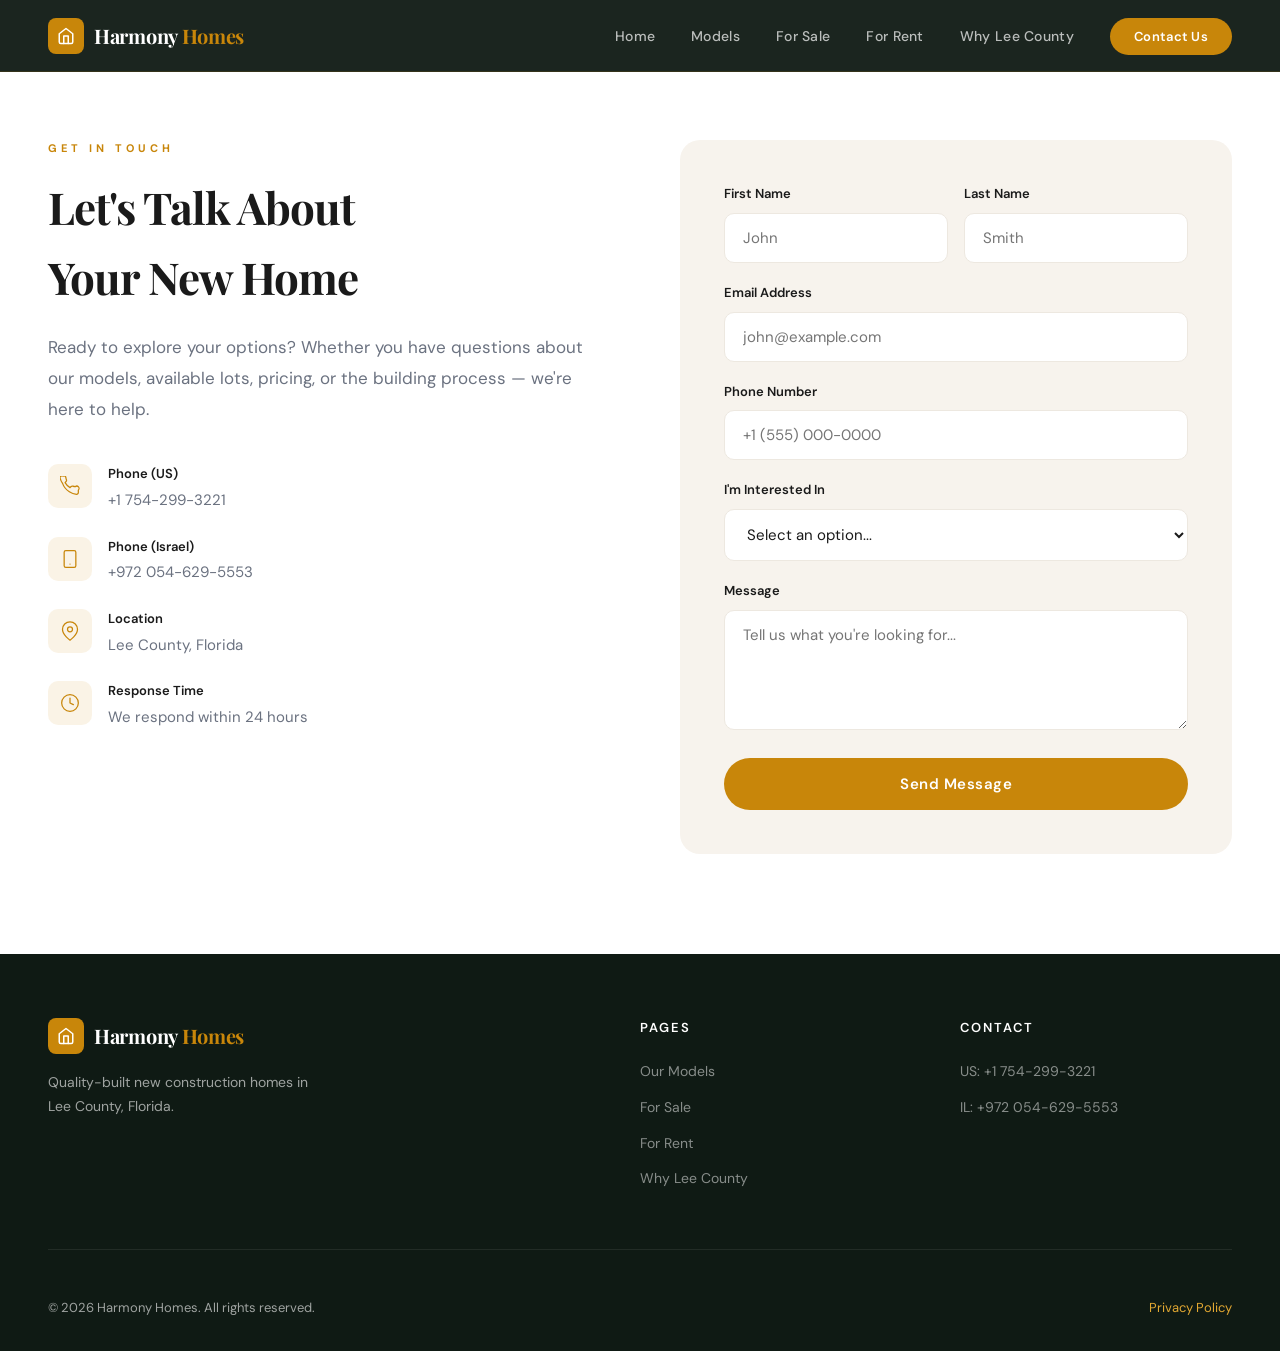
<file: contact.html>
<!DOCTYPE html>
<html lang="en">
<head>
  <meta charset="UTF-8">
  <meta name="viewport" content="width=device-width, initial-scale=1.0">
  <title>Contact — Harmony Homes</title>
  <link rel="stylesheet" href="css/style.css">
</head>
<body>

<nav class="nav">
  <a href="index.html" class="nav-logo">
    <div class="nav-logo-icon"><svg width="18" height="18" viewBox="0 0 24 24" fill="none" stroke="white" stroke-width="2" stroke-linecap="round" stroke-linejoin="round"><path d="M3 9l9-7 9 7v11a2 2 0 01-2 2H5a2 2 0 01-2-2z"/><polyline points="9,22 9,12 15,12 15,22"/></svg></div>
    <div class="nav-logo-text">Harmony <span>Homes</span></div>
  </a>
  <ul class="nav-links">
    <li><a href="index.html">Home</a></li>
    <li><a href="models.html">Models</a></li>
    <li><a href="for-sale.html">For Sale</a></li>
    <li><a href="for-rent.html">For Rent</a></li>
    <li><a href="why-lee-county.html">Why Lee County</a></li>
    <li><a href="contact.html" class="nav-cta active">Contact Us</a></li>
  </ul>
</nav>

<section class="section" style="padding-top:140px;">
  <div class="container">
    <div class="contact-grid">
      <div class="contact-info">
        <div class="section-label">Get In Touch</div>
        <h2>Let's Talk About<br>Your New Home</h2>
        <p>Ready to explore your options? Whether you have questions about our models, available lots, pricing, or the building process — we're here to help.</p>

        <div class="contact-detail">
          <div class="contact-detail-icon"><svg width="20" height="20" viewBox="0 0 24 24" fill="none" stroke="currentColor" stroke-width="1.5" stroke-linecap="round" stroke-linejoin="round"><path d="M22 16.92v3a2 2 0 01-2.18 2 19.79 19.79 0 01-8.63-3.07A19.5 19.5 0 013.07 8.81 19.79 19.79 0 01.02 2.18 2 2 0 012 0h3a2 2 0 012 1.72c.127.96.361 1.903.7 2.81a2 2 0 01-.45 2.11L6.09 7.91a16 16 0 006 6l1.27-1.27a2 2 0 012.11-.45c.907.339 1.85.573 2.81.7A2 2 0 0122 16.92z"/></svg></div>
          <div class="contact-detail-text">
            <strong>Phone (US)</strong>
            <span>+1 754-299-3221</span>
          </div>
        </div>

        <div class="contact-detail">
          <div class="contact-detail-icon"><svg width="20" height="20" viewBox="0 0 24 24" fill="none" stroke="currentColor" stroke-width="1.5" stroke-linecap="round" stroke-linejoin="round"><rect x="5" y="2" width="14" height="20" rx="2" ry="2"/><line x1="12" y1="18" x2="12.01" y2="18"/></svg></div>
          <div class="contact-detail-text">
            <strong>Phone (Israel)</strong>
            <span>+972 054-629-5553</span>
          </div>
        </div>

        <div class="contact-detail">
          <div class="contact-detail-icon"><svg width="20" height="20" viewBox="0 0 24 24" fill="none" stroke="currentColor" stroke-width="1.5" stroke-linecap="round" stroke-linejoin="round"><path d="M21 10c0 7-9 13-9 13S3 17 3 10a9 9 0 0118 0z"/><circle cx="12" cy="10" r="3"/></svg></div>
          <div class="contact-detail-text">
            <strong>Location</strong>
            <span>Lee County, Florida</span>
          </div>
        </div>

        <div class="contact-detail">
          <div class="contact-detail-icon"><svg width="20" height="20" viewBox="0 0 24 24" fill="none" stroke="currentColor" stroke-width="1.5" stroke-linecap="round" stroke-linejoin="round"><circle cx="12" cy="12" r="10"/><polyline points="12 6 12 12 16 14"/></svg></div>
          <div class="contact-detail-text">
            <strong>Response Time</strong>
            <span>We respond within 24 hours</span>
          </div>
        </div>
      </div>

      <div class="contact-form">
        <form id="contactForm" action="https://formspree.io/f/YOUR_FORM_ID" method="POST">
          <div class="form-row">
            <div class="form-group">
              <label for="firstName">First Name</label>
              <input type="text" id="firstName" name="firstName" placeholder="John" required>
            </div>
            <div class="form-group">
              <label for="lastName">Last Name</label>
              <input type="text" id="lastName" name="lastName" placeholder="Smith" required>
            </div>
          </div>
          <div class="form-group">
            <label for="email">Email Address</label>
            <input type="email" id="email" name="email" placeholder="john@example.com" required>
          </div>
          <div class="form-group">
            <label for="phone">Phone Number</label>
            <input type="tel" id="phone" name="phone" placeholder="+1 (555) 000-0000">
          </div>
          <div class="form-group">
            <label for="interest">I'm Interested In</label>
            <select id="interest" name="interest">
              <option value="">Select an option...</option>
              <option value="buying">Buying a Home</option>
              <option value="renting">Renting a Home</option>
              <option value="model-info">Model Information</option>
              <option value="general">General Inquiry</option>
            </select>
          </div>
          <div class="form-group">
            <label for="message">Message</label>
            <textarea id="message" name="message" placeholder="Tell us what you're looking for..."></textarea>
          </div>
          <button type="submit" class="btn btn-gold" style="width:100%; justify-content:center; font-size:15px; padding:16px;">Send Message</button>
        </form>
      </div>
    </div>
  </div>
</section>

<footer class="footer">
  <div class="footer-grid">
    <div class="footer-brand">
      <div class="nav-logo">
        <div class="nav-logo-icon"><svg width="18" height="18" viewBox="0 0 24 24" fill="none" stroke="white" stroke-width="2" stroke-linecap="round" stroke-linejoin="round"><path d="M3 9l9-7 9 7v11a2 2 0 01-2 2H5a2 2 0 01-2-2z"/><polyline points="9,22 9,12 15,12 15,22"/></svg></div>
        <div class="nav-logo-text">Harmony <span>Homes</span></div>
      </div>
      <p>Quality-built new construction homes in Lee County, Florida.</p>
    </div>
    <div class="footer-col">
      <h4>Pages</h4>
      <ul>
        <li><a href="models.html">Our Models</a></li>
        <li><a href="for-sale.html">For Sale</a></li>
        <li><a href="for-rent.html">For Rent</a></li>
        <li><a href="why-lee-county.html">Why Lee County</a></li>
      </ul>
    </div>
    <div class="footer-col">
      <h4>Contact</h4>
      <ul>
        <li><a href="tel:+17542993221">US: +1 754-299-3221</a></li>
        <li><a href="tel:+9720546295553">IL: +972 054-629-5553</a></li>
      </ul>
    </div>
  </div>
  <div class="footer-bottom">
    <span>© 2026 Harmony Homes. All rights reserved.</span>
    <span><a href="privacy.html">Privacy Policy</a></span>
  </div>
</footer>

<script src="js/main.js"></script>
</body>
</html>
</file>
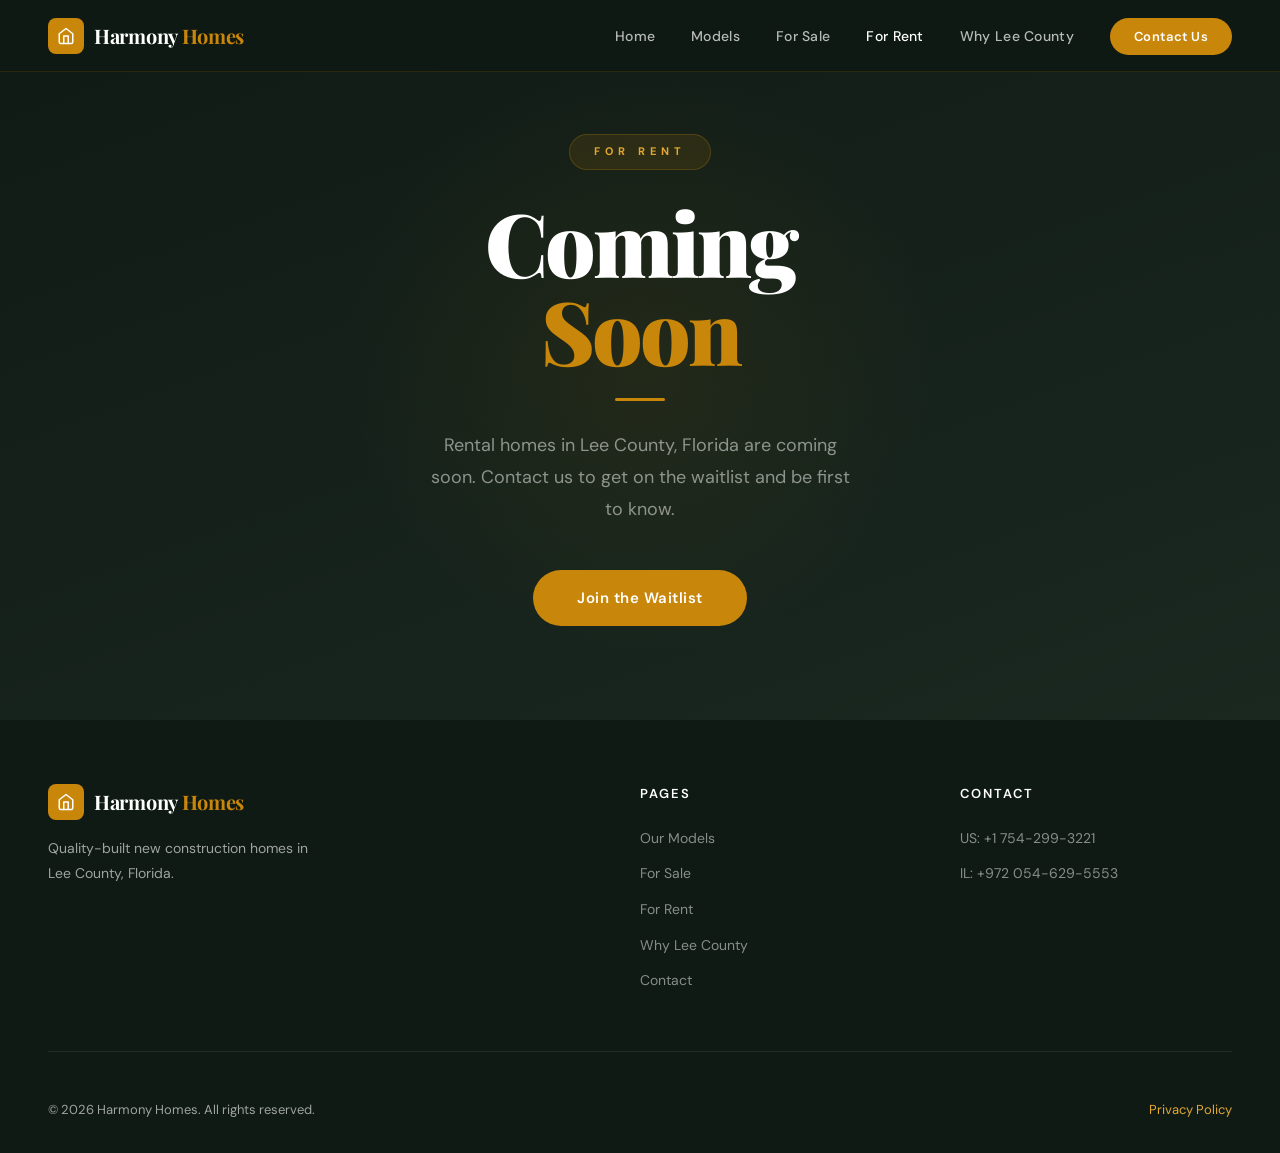
<file: for-rent.html>
<!DOCTYPE html>
<html lang="en">
<head>
  <meta charset="UTF-8">
  <meta name="viewport" content="width=device-width, initial-scale=1.0">
  <title>For Rent — Harmony Homes</title>
  <link rel="stylesheet" href="css/style.css">
</head>
<body>

<nav class="nav">
  <a href="index.html" class="nav-logo">
    <div class="nav-logo-icon"><svg width="18" height="18" viewBox="0 0 24 24" fill="none" stroke="white" stroke-width="2" stroke-linecap="round" stroke-linejoin="round"><path d="M3 9l9-7 9 7v11a2 2 0 01-2 2H5a2 2 0 01-2-2z"/><polyline points="9,22 9,12 15,12 15,22"/></svg></div>
    <div class="nav-logo-text">Harmony <span>Homes</span></div>
  </a>
  <ul class="nav-links">
    <li><a href="index.html">Home</a></li>
    <li><a href="models.html">Models</a></li>
    <li><a href="for-sale.html">For Sale</a></li>
    <li><a href="for-rent.html" class="active">For Rent</a></li>
    <li><a href="why-lee-county.html">Why Lee County</a></li>
    <li><a href="contact.html" class="nav-cta">Contact Us</a></li>
  </ul>
</nav>

<div class="coming-soon">
  <div class="cs-badge">For Rent</div>
  <h1 class="cs-title">Coming<br><span>Soon</span></h1>
  <div class="cs-line"></div>
  <p class="cs-sub">Rental homes in Lee County, Florida are coming soon. Contact us to get on the waitlist and be first to know.</p>
  <a href="contact.html" class="btn btn-gold" style="font-size:15px; padding:16px 44px; position:relative;">Join the Waitlist</a>
</div>

<footer class="footer">
  <div class="footer-grid">
    <div class="footer-brand">
      <div class="nav-logo">
        <div class="nav-logo-icon"><svg width="18" height="18" viewBox="0 0 24 24" fill="none" stroke="white" stroke-width="2" stroke-linecap="round" stroke-linejoin="round"><path d="M3 9l9-7 9 7v11a2 2 0 01-2 2H5a2 2 0 01-2-2z"/><polyline points="9,22 9,12 15,12 15,22"/></svg></div>
        <div class="nav-logo-text">Harmony <span>Homes</span></div>
      </div>
      <p>Quality-built new construction homes in Lee County, Florida.</p>
    </div>
    <div class="footer-col">
      <h4>Pages</h4>
      <ul>
        <li><a href="models.html">Our Models</a></li>
        <li><a href="for-sale.html">For Sale</a></li>
        <li><a href="for-rent.html">For Rent</a></li>
        <li><a href="why-lee-county.html">Why Lee County</a></li>
        <li><a href="contact.html">Contact</a></li>
      </ul>
    </div>
    <div class="footer-col">
      <h4>Contact</h4>
      <ul>
        <li><a href="tel:+17542993221">US: +1 754-299-3221</a></li>
        <li><a href="tel:+9720546295553">IL: +972 054-629-5553</a></li>
      </ul>
    </div>
  </div>
  <div class="footer-bottom">
    <span>© 2026 Harmony Homes. All rights reserved.</span>
    <span><a href="privacy.html">Privacy Policy</a></span>
  </div>
</footer>

<script src="js/main.js"></script>
</body>
</html>
</file>
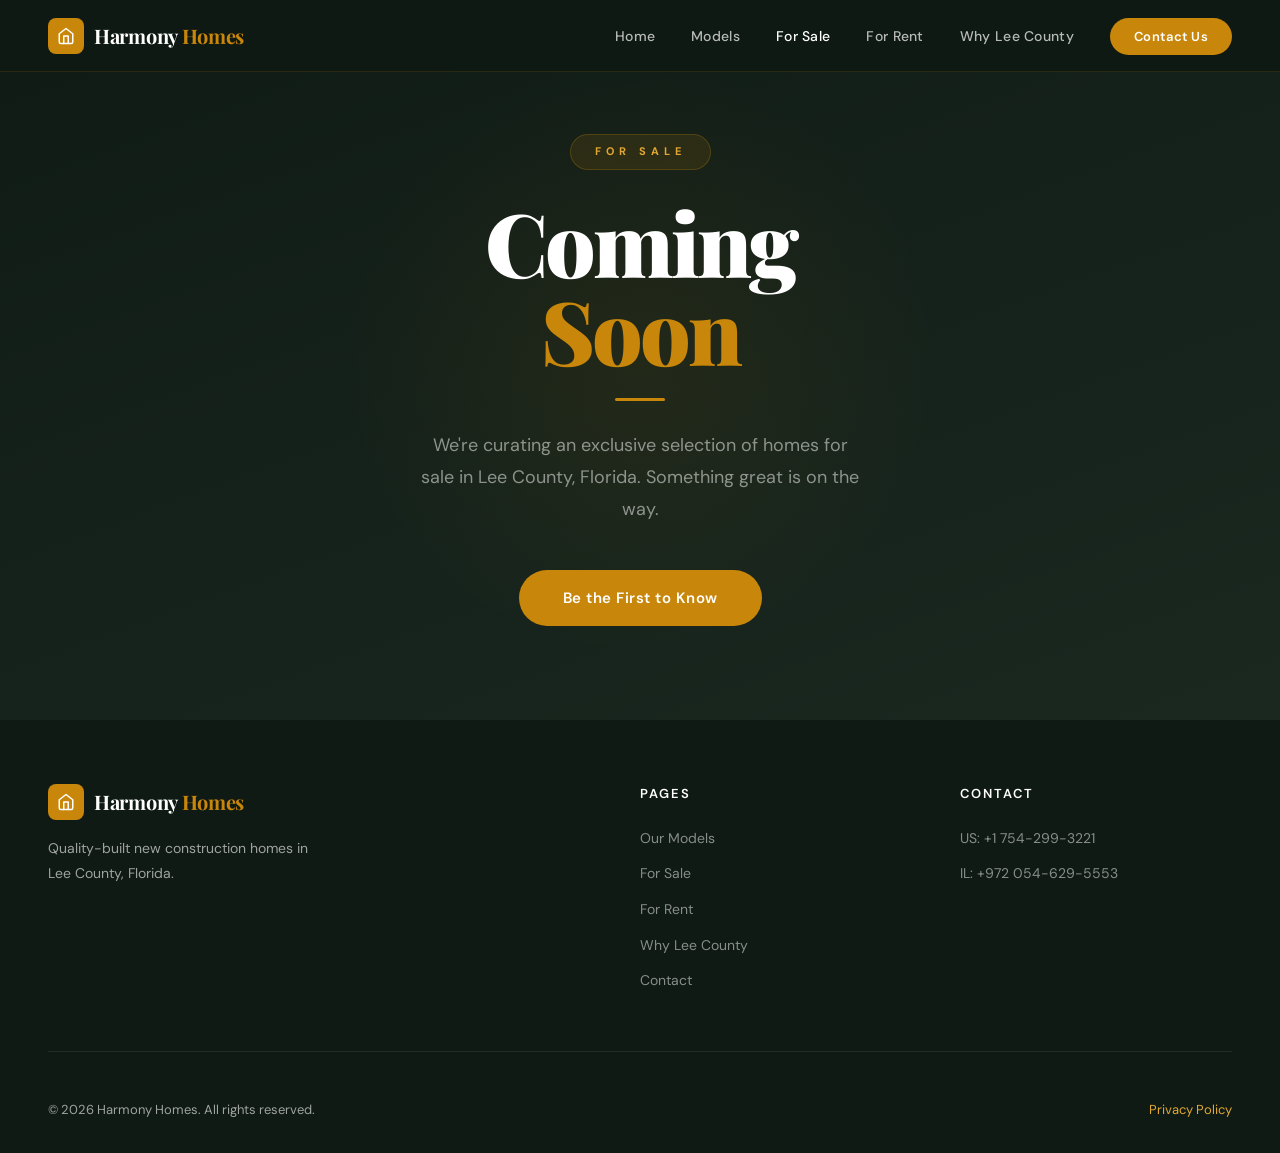
<file: for-sale.html>
<!DOCTYPE html>
<html lang="en">
<head>
  <meta charset="UTF-8">
  <meta name="viewport" content="width=device-width, initial-scale=1.0">
  <title>For Sale — Harmony Homes</title>
  <link rel="stylesheet" href="css/style.css">
</head>
<body>

<nav class="nav">
  <a href="index.html" class="nav-logo">
    <div class="nav-logo-icon"><svg width="18" height="18" viewBox="0 0 24 24" fill="none" stroke="white" stroke-width="2" stroke-linecap="round" stroke-linejoin="round"><path d="M3 9l9-7 9 7v11a2 2 0 01-2 2H5a2 2 0 01-2-2z"/><polyline points="9,22 9,12 15,12 15,22"/></svg></div>
    <div class="nav-logo-text">Harmony <span>Homes</span></div>
  </a>
  <ul class="nav-links">
    <li><a href="index.html">Home</a></li>
    <li><a href="models.html">Models</a></li>
    <li><a href="for-sale.html" class="active">For Sale</a></li>
    <li><a href="for-rent.html">For Rent</a></li>
    <li><a href="why-lee-county.html">Why Lee County</a></li>
    <li><a href="contact.html" class="nav-cta">Contact Us</a></li>
  </ul>
</nav>

<div class="coming-soon">
  <div class="cs-badge">For Sale</div>
  <h1 class="cs-title">Coming<br><span>Soon</span></h1>
  <div class="cs-line"></div>
  <p class="cs-sub">We're curating an exclusive selection of homes for sale in Lee County, Florida. Something great is on the way.</p>
  <a href="contact.html" class="btn btn-gold" style="font-size:15px; padding:16px 44px; position:relative;">Be the First to Know</a>
</div>

<footer class="footer">
  <div class="footer-grid">
    <div class="footer-brand">
      <div class="nav-logo">
        <div class="nav-logo-icon"><svg width="18" height="18" viewBox="0 0 24 24" fill="none" stroke="white" stroke-width="2" stroke-linecap="round" stroke-linejoin="round"><path d="M3 9l9-7 9 7v11a2 2 0 01-2 2H5a2 2 0 01-2-2z"/><polyline points="9,22 9,12 15,12 15,22"/></svg></div>
        <div class="nav-logo-text">Harmony <span>Homes</span></div>
      </div>
      <p>Quality-built new construction homes in Lee County, Florida.</p>
    </div>
    <div class="footer-col">
      <h4>Pages</h4>
      <ul>
        <li><a href="models.html">Our Models</a></li>
        <li><a href="for-sale.html">For Sale</a></li>
        <li><a href="for-rent.html">For Rent</a></li>
        <li><a href="why-lee-county.html">Why Lee County</a></li>
        <li><a href="contact.html">Contact</a></li>
      </ul>
    </div>
    <div class="footer-col">
      <h4>Contact</h4>
      <ul>
        <li><a href="tel:+17542993221">US: +1 754-299-3221</a></li>
        <li><a href="tel:+9720546295553">IL: +972 054-629-5553</a></li>
      </ul>
    </div>
  </div>
  <div class="footer-bottom">
    <span>© 2026 Harmony Homes. All rights reserved.</span>
    <span><a href="privacy.html">Privacy Policy</a></span>
  </div>
</footer>

<script src="js/main.js"></script>
</body>
</html>
</file>
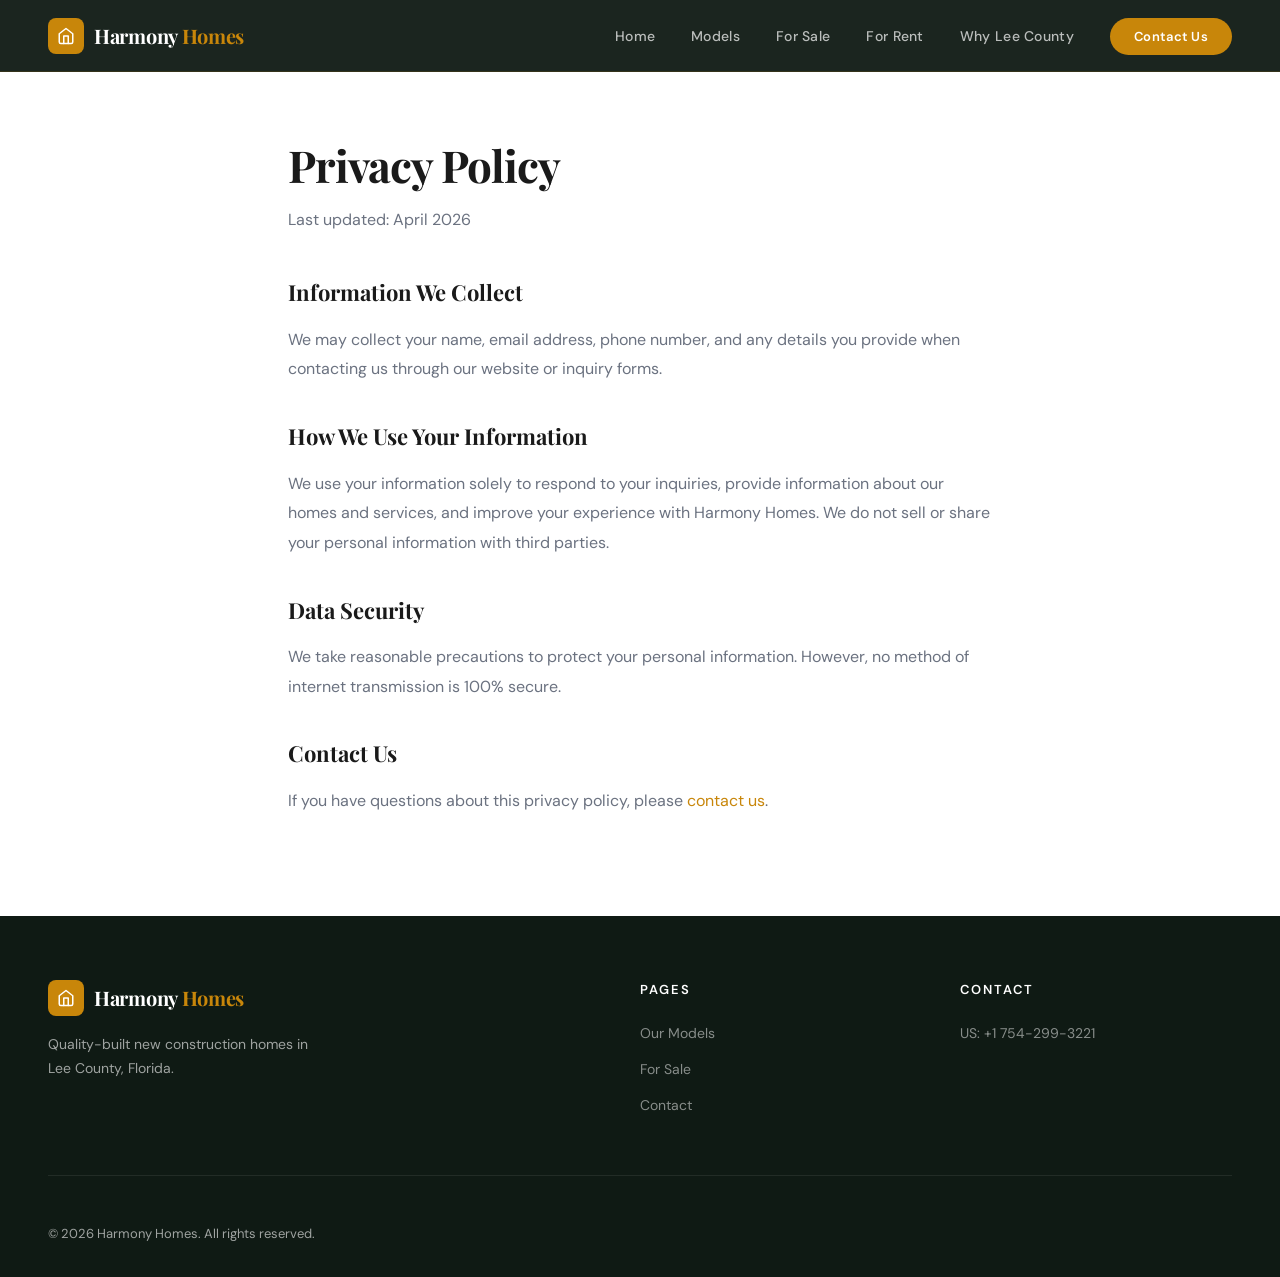
<file: privacy.html>
<!DOCTYPE html>
<html lang="en">
<head>
  <meta charset="UTF-8">
  <meta name="viewport" content="width=device-width, initial-scale=1.0">
  <title>Privacy Policy — Harmony Homes</title>
  <link rel="stylesheet" href="css/style.css">
</head>
<body>

<nav class="nav">
  <a href="index.html" class="nav-logo">
    <div class="nav-logo-icon"><svg width="18" height="18" viewBox="0 0 24 24" fill="none" stroke="white" stroke-width="2" stroke-linecap="round" stroke-linejoin="round"><path d="M3 9l9-7 9 7v11a2 2 0 01-2 2H5a2 2 0 01-2-2z"/><polyline points="9,22 9,12 15,12 15,22"/></svg></div>
    <div class="nav-logo-text">Harmony <span>Homes</span></div>
  </a>
  <ul class="nav-links">
    <li><a href="index.html">Home</a></li>
    <li><a href="models.html">Models</a></li>
    <li><a href="for-sale.html">For Sale</a></li>
    <li><a href="for-rent.html">For Rent</a></li>
    <li><a href="why-lee-county.html">Why Lee County</a></li>
    <li><a href="contact.html" class="nav-cta">Contact Us</a></li>
  </ul>
</nav>

<section class="section" style="padding-top:140px; max-width:800px; margin:0 auto;">
  <h1 class="section-title">Privacy Policy</h1>
  <p style="color:var(--text-muted); margin-bottom:40px;">Last updated: April 2026</p>

  <div style="font-size:16px; line-height:1.85; color:var(--text-muted);">
    <h2 style="font-family:var(--font-display); font-size:22px; color:var(--text); margin:32px 0 12px;">Information We Collect</h2>
    <p>We may collect your name, email address, phone number, and any details you provide when contacting us through our website or inquiry forms.</p>

    <h2 style="font-family:var(--font-display); font-size:22px; color:var(--text); margin:32px 0 12px;">How We Use Your Information</h2>
    <p>We use your information solely to respond to your inquiries, provide information about our homes and services, and improve your experience with Harmony Homes. We do not sell or share your personal information with third parties.</p>

    <h2 style="font-family:var(--font-display); font-size:22px; color:var(--text); margin:32px 0 12px;">Data Security</h2>
    <p>We take reasonable precautions to protect your personal information. However, no method of internet transmission is 100% secure.</p>

    <h2 style="font-family:var(--font-display); font-size:22px; color:var(--text); margin:32px 0 12px;">Contact Us</h2>
    <p>If you have questions about this privacy policy, please <a href="contact.html" style="color:var(--gold);">contact us</a>.</p>
  </div>
</section>

<footer class="footer">
  <div class="footer-grid">
    <div class="footer-brand">
      <div class="nav-logo">
        <div class="nav-logo-icon"><svg width="18" height="18" viewBox="0 0 24 24" fill="none" stroke="white" stroke-width="2" stroke-linecap="round" stroke-linejoin="round"><path d="M3 9l9-7 9 7v11a2 2 0 01-2 2H5a2 2 0 01-2-2z"/><polyline points="9,22 9,12 15,12 15,22"/></svg></div>
        <div class="nav-logo-text">Harmony <span>Homes</span></div>
      </div>
      <p>Quality-built new construction homes in Lee County, Florida.</p>
    </div>
    <div class="footer-col">
      <h4>Pages</h4>
      <ul>
        <li><a href="models.html">Our Models</a></li>
        <li><a href="for-sale.html">For Sale</a></li>
        <li><a href="contact.html">Contact</a></li>
      </ul>
    </div>
    <div class="footer-col">
      <h4>Contact</h4>
      <ul>
        <li><a href="tel:+17542993221">US: +1 754-299-3221</a></li>
      </ul>
    </div>
  </div>
  <div class="footer-bottom">
    <span>© 2026 Harmony Homes. All rights reserved.</span>
  </div>
</footer>

<script src="js/main.js"></script>
</body>
</html>
</file>
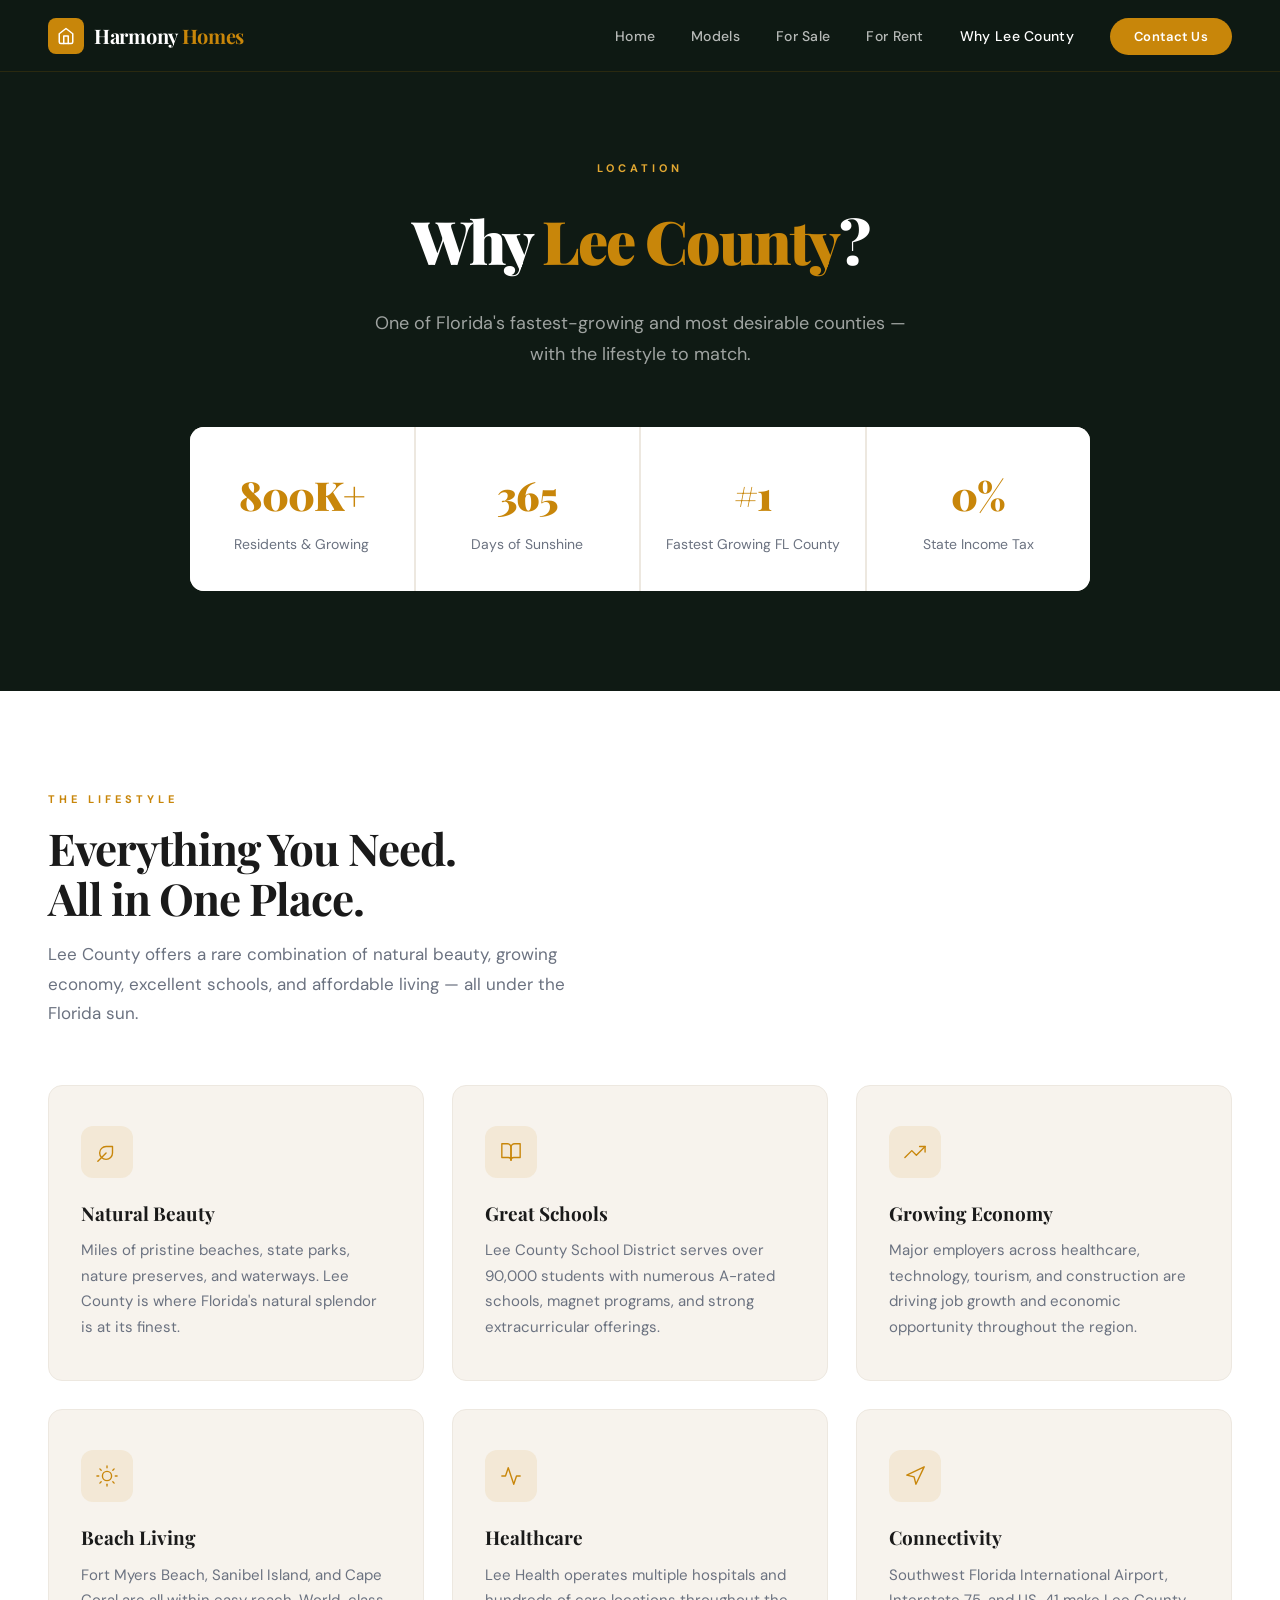
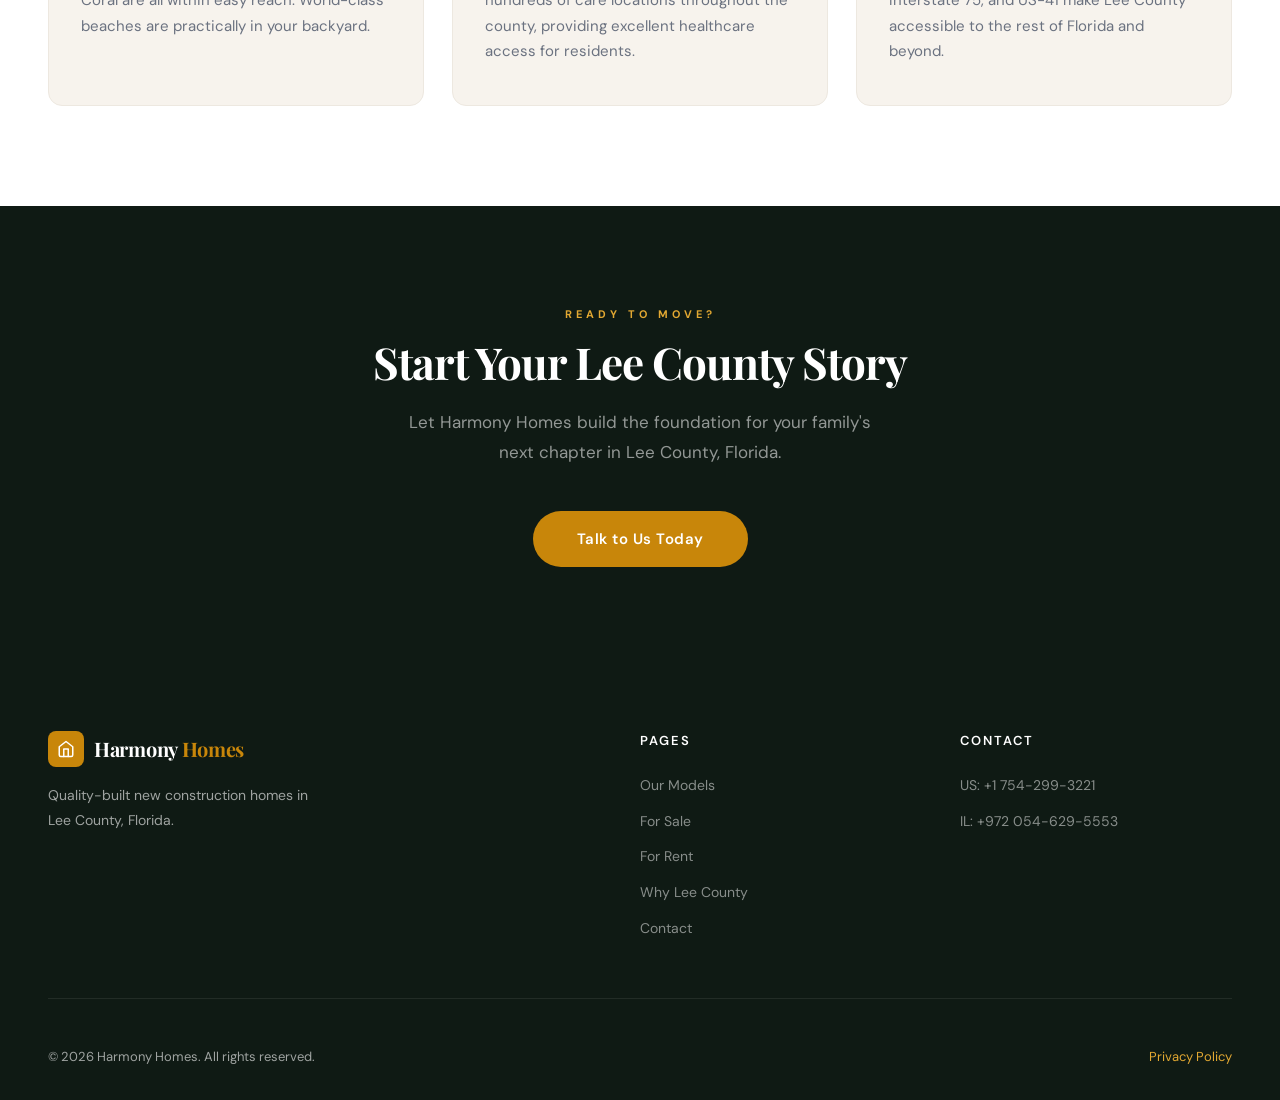
<file: why-lee-county.html>
<!DOCTYPE html>
<html lang="en">
<head>
  <meta charset="UTF-8">
  <meta name="viewport" content="width=device-width, initial-scale=1.0">
  <title>Why Lee County — Harmony Homes</title>
  <link rel="stylesheet" href="css/style.css">
</head>
<body>

<nav class="nav">
  <a href="index.html" class="nav-logo">
    <div class="nav-logo-icon"><svg width="18" height="18" viewBox="0 0 24 24" fill="none" stroke="white" stroke-width="2" stroke-linecap="round" stroke-linejoin="round"><path d="M3 9l9-7 9 7v11a2 2 0 01-2 2H5a2 2 0 01-2-2z"/><polyline points="9,22 9,12 15,12 15,22"/></svg></div>
    <div class="nav-logo-text">Harmony <span>Homes</span></div>
  </a>
  <ul class="nav-links">
    <li><a href="index.html">Home</a></li>
    <li><a href="models.html">Models</a></li>
    <li><a href="for-sale.html">For Sale</a></li>
    <li><a href="for-rent.html">For Rent</a></li>
    <li><a href="why-lee-county.html" class="active">Why Lee County</a></li>
    <li><a href="contact.html" class="nav-cta">Contact Us</a></li>
  </ul>
</nav>

<section class="why-hero">
  <div class="section-label" style="color:var(--gold-light);">Location</div>
  <h1>Why <span>Lee County</span>?</h1>
  <p>One of Florida's fastest-growing and most desirable counties — with the lifestyle to match.</p>
  <div class="stats-row" style="max-width:900px; margin:56px auto 0;">
    <div class="stat-block">
      <div class="num">800K+</div>
      <div class="desc">Residents & Growing</div>
    </div>
    <div class="stat-block">
      <div class="num">365</div>
      <div class="desc">Days of Sunshine</div>
    </div>
    <div class="stat-block">
      <div class="num">#1</div>
      <div class="desc">Fastest Growing FL County</div>
    </div>
    <div class="stat-block">
      <div class="num">0%</div>
      <div class="desc">State Income Tax</div>
    </div>
  </div>
</section>

<section class="section">
  <div class="container">
    <div class="section-label">The Lifestyle</div>
    <h2 class="section-title">Everything You Need.<br>All in One Place.</h2>
    <p class="section-sub">Lee County offers a rare combination of natural beauty, growing economy, excellent schools, and affordable living — all under the Florida sun.</p>
    <div class="features-grid" style="margin-top:56px;">
      <div class="feature-card">
        <div class="feature-icon"><svg width="22" height="22" viewBox="0 0 24 24" fill="none" stroke="currentColor" stroke-width="1.5" stroke-linecap="round" stroke-linejoin="round"><path d="M11 20A7 7 0 014 13v0a7 7 0 017-7h7v7a7 7 0 01-7 7z"/><line x1="11" y1="13" x2="2" y2="22"/></svg></div>
        <h3>Natural Beauty</h3>
        <p>Miles of pristine beaches, state parks, nature preserves, and waterways. Lee County is where Florida's natural splendor is at its finest.</p>
      </div>
      <div class="feature-card">
        <div class="feature-icon"><svg width="22" height="22" viewBox="0 0 24 24" fill="none" stroke="currentColor" stroke-width="1.5" stroke-linecap="round" stroke-linejoin="round"><path d="M2 3h6a4 4 0 014 4v14a3 3 0 00-3-3H2z"/><path d="M22 3h-6a4 4 0 00-4 4v14a3 3 0 013-3h7z"/></svg></div>
        <h3>Great Schools</h3>
        <p>Lee County School District serves over 90,000 students with numerous A-rated schools, magnet programs, and strong extracurricular offerings.</p>
      </div>
      <div class="feature-card">
        <div class="feature-icon"><svg width="22" height="22" viewBox="0 0 24 24" fill="none" stroke="currentColor" stroke-width="1.5" stroke-linecap="round" stroke-linejoin="round"><polyline points="23 6 13.5 15.5 8.5 10.5 1 18"/><polyline points="17 6 23 6 23 12"/></svg></div>
        <h3>Growing Economy</h3>
        <p>Major employers across healthcare, technology, tourism, and construction are driving job growth and economic opportunity throughout the region.</p>
      </div>
      <div class="feature-card">
        <div class="feature-icon"><svg width="22" height="22" viewBox="0 0 24 24" fill="none" stroke="currentColor" stroke-width="1.5" stroke-linecap="round" stroke-linejoin="round"><circle cx="12" cy="12" r="5"/><line x1="12" y1="1" x2="12" y2="3"/><line x1="12" y1="21" x2="12" y2="23"/><line x1="4.22" y1="4.22" x2="5.64" y2="5.64"/><line x1="18.36" y1="18.36" x2="19.78" y2="19.78"/><line x1="1" y1="12" x2="3" y2="12"/><line x1="21" y1="12" x2="23" y2="12"/><line x1="4.22" y1="19.78" x2="5.64" y2="18.36"/><line x1="18.36" y1="5.64" x2="19.78" y2="4.22"/></svg></div>
        <h3>Beach Living</h3>
        <p>Fort Myers Beach, Sanibel Island, and Cape Coral are all within easy reach. World-class beaches are practically in your backyard.</p>
      </div>
      <div class="feature-card">
        <div class="feature-icon"><svg width="22" height="22" viewBox="0 0 24 24" fill="none" stroke="currentColor" stroke-width="1.5" stroke-linecap="round" stroke-linejoin="round"><polyline points="22 12 18 12 15 21 9 3 6 12 2 12"/></svg></div>
        <h3>Healthcare</h3>
        <p>Lee Health operates multiple hospitals and hundreds of care locations throughout the county, providing excellent healthcare access for residents.</p>
      </div>
      <div class="feature-card">
        <div class="feature-icon"><svg width="22" height="22" viewBox="0 0 24 24" fill="none" stroke="currentColor" stroke-width="1.5" stroke-linecap="round" stroke-linejoin="round"><polygon points="3 11 22 2 13 21 11 13 3 11"/></svg></div>
        <h3>Connectivity</h3>
        <p>Southwest Florida International Airport, Interstate 75, and US-41 make Lee County accessible to the rest of Florida and beyond.</p>
      </div>
    </div>
  </div>
</section>

<section style="background:var(--dark); padding:100px 48px; text-align:center;">
  <div class="container">
    <div class="section-label" style="color:var(--gold-light);">Ready to Move?</div>
    <h2 class="section-title" style="color:var(--white); max-width:600px; margin:0 auto 20px;">Start Your Lee County Story</h2>
    <p style="color:rgba(255,255,255,0.55); font-size:17px; max-width:480px; margin:0 auto 44px; line-height:1.75;">Let Harmony Homes build the foundation for your family's next chapter in Lee County, Florida.</p>
    <a href="contact.html" class="btn btn-gold" style="font-size:15px; padding:16px 44px;">Talk to Us Today</a>
  </div>
</section>

<footer class="footer">
  <div class="footer-grid">
    <div class="footer-brand">
      <div class="nav-logo">
        <div class="nav-logo-icon"><svg width="18" height="18" viewBox="0 0 24 24" fill="none" stroke="white" stroke-width="2" stroke-linecap="round" stroke-linejoin="round"><path d="M3 9l9-7 9 7v11a2 2 0 01-2 2H5a2 2 0 01-2-2z"/><polyline points="9,22 9,12 15,12 15,22"/></svg></div>
        <div class="nav-logo-text">Harmony <span>Homes</span></div>
      </div>
      <p>Quality-built new construction homes in Lee County, Florida.</p>
    </div>
    <div class="footer-col">
      <h4>Pages</h4>
      <ul>
        <li><a href="models.html">Our Models</a></li>
        <li><a href="for-sale.html">For Sale</a></li>
        <li><a href="for-rent.html">For Rent</a></li>
        <li><a href="why-lee-county.html">Why Lee County</a></li>
        <li><a href="contact.html">Contact</a></li>
      </ul>
    </div>
    <div class="footer-col">
      <h4>Contact</h4>
      <ul>
        <li><a href="tel:+17542993221">US: +1 754-299-3221</a></li>
        <li><a href="tel:+9720546295553">IL: +972 054-629-5553</a></li>
      </ul>
    </div>
  </div>
  <div class="footer-bottom">
    <span>© 2026 Harmony Homes. All rights reserved.</span>
    <span><a href="privacy.html">Privacy Policy</a></span>
  </div>
</footer>

<script src="js/main.js"></script>
</body>
</html>
</file>
<file: css/style.css>
@import url('https://fonts.googleapis.com/css2?family=Playfair+Display:wght@400;600;700;900&family=DM+Sans:wght@300;400;500;600&display=swap');

:root {
  --gold: #c8860a;
  --gold-light: #e2a832;
  --dark: #0f1a14;
  --dark-2: #1a2820;
  --cream: #f7f3ed;
  --cream-2: #ede8e0;
  --text: #1a1a1a;
  --text-muted: #6b7280;
  --white: #ffffff;
  --font-display: 'Playfair Display', Georgia, serif;
  --font-body: 'DM Sans', sans-serif;
  --radius: 14px;
  --shadow: 0 4px 24px rgba(0,0,0,0.08);
  --shadow-lg: 0 12px 48px rgba(0,0,0,0.14);
  --transition: 0.3s cubic-bezier(0.4, 0, 0.2, 1);
}

*, *::before, *::after { box-sizing: border-box; margin: 0; padding: 0; }

html { scroll-behavior: smooth; }

body {
  font-family: var(--font-body);
  color: var(--text);
  background: var(--white);
  line-height: 1.6;
  -webkit-font-smoothing: antialiased;
}

img { max-width: 100%; display: block; }
a { text-decoration: none; color: inherit; }

/* ── NAV ── */
.nav {
  position: fixed;
  top: 0; left: 0; right: 0;
  z-index: 1000;
  display: flex;
  align-items: center;
  justify-content: space-between;
  padding: 0 48px;
  height: 72px;
  background: rgba(15, 26, 20, 0.95);
  backdrop-filter: blur(12px);
  border-bottom: 1px solid rgba(200,134,10,0.15);
}

.nav-logo {
  display: flex;
  align-items: center;
  gap: 10px;
}

.nav-logo-icon {
  width: 36px;
  height: 36px;
  background: var(--gold);
  border-radius: 8px;
  display: flex;
  align-items: center;
  justify-content: center;
}

.nav-logo-text {
  font-family: var(--font-display);
  font-size: 20px;
  font-weight: 700;
  color: var(--white);
  letter-spacing: -0.3px;
}

.nav-logo-text span { color: var(--gold); }

.nav-links {
  display: flex;
  align-items: center;
  gap: 36px;
  list-style: none;
}

.nav-links a {
  font-size: 14px;
  font-weight: 500;
  color: rgba(255,255,255,0.7);
  letter-spacing: 0.3px;
  transition: color var(--transition);
}

.nav-links a:hover, .nav-links a.active { color: var(--white); }

.nav-cta {
  background: var(--gold);
  color: var(--white) !important;
  padding: 10px 24px;
  border-radius: 50px;
  font-weight: 600 !important;
  font-size: 13px !important;
  letter-spacing: 0.5px;
  transition: background var(--transition) !important;
}

.nav-cta:hover { background: var(--gold-light) !important; }

/* ── BUTTONS ── */
.btn {
  display: inline-flex;
  align-items: center;
  gap: 8px;
  padding: 14px 32px;
  border-radius: 50px;
  font-family: var(--font-body);
  font-size: 14px;
  font-weight: 600;
  letter-spacing: 0.5px;
  cursor: pointer;
  transition: all var(--transition);
  border: none;
}

.btn-gold { background: var(--gold); color: var(--white); }
.btn-gold:hover { background: var(--gold-light); transform: translateY(-2px); box-shadow: 0 8px 24px rgba(200,134,10,0.35); }

.btn-outline-white { background: transparent; color: var(--white); border: 2px solid rgba(255,255,255,0.4); }
.btn-outline-white:hover { border-color: var(--white); transform: translateY(-2px); }

.btn-outline-dark { background: transparent; color: var(--text); border: 2px solid var(--cream-2); }
.btn-outline-dark:hover { border-color: var(--gold); color: var(--gold); }

/* ── HERO ── */
.hero {
  position: relative;
  min-height: 100vh;
  display: flex;
  align-items: center;
  justify-content: center;
  text-align: center;
  overflow: hidden;
  background: var(--dark);
}

.hero-bg {
  position: absolute;
  inset: 0;
  background-image: url('https://harmonyhomesusa.com/wp-content/uploads/2025/03/header-home.jpg');
  background-size: cover;
  background-position: center;
  opacity: 0.3;
  transform: scale(1.05);
  transition: transform 8s ease;
}

.hero:hover .hero-bg { transform: scale(1.0); }

.hero-overlay {
  position: absolute;
  inset: 0;
  background: linear-gradient(to bottom, rgba(15,26,20,0.4) 0%, rgba(15,26,20,0.7) 100%);
}

.hero-content {
  position: relative;
  max-width: 800px;
  padding: 120px 24px 80px;
}

.hero-badge {
  display: inline-block;
  background: rgba(200,134,10,0.15);
  color: var(--gold-light);
  font-size: 11px;
  font-weight: 600;
  letter-spacing: 4px;
  text-transform: uppercase;
  padding: 8px 20px;
  border-radius: 50px;
  border: 1px solid rgba(200,134,10,0.3);
  margin-bottom: 28px;
}

.hero h1 {
  font-family: var(--font-display);
  font-size: clamp(44px, 7vw, 84px);
  font-weight: 900;
  color: var(--white);
  line-height: 1.05;
  letter-spacing: -2px;
  margin-bottom: 24px;
}

.hero h1 span { color: var(--gold); }

.hero p {
  font-size: 19px;
  color: rgba(255,255,255,0.65);
  max-width: 520px;
  margin: 0 auto 44px;
  line-height: 1.75;
}

.hero-btns { display: flex; gap: 16px; justify-content: center; flex-wrap: wrap; }

.hero-scroll {
  position: absolute;
  bottom: 40px;
  left: 50%;
  transform: translateX(-50%);
  display: flex;
  flex-direction: column;
  align-items: center;
  gap: 8px;
  color: rgba(255,255,255,0.4);
  font-size: 11px;
  letter-spacing: 2px;
  text-transform: uppercase;
  animation: bounce 2s infinite;
}

.hero-scroll::after {
  content: '';
  width: 1px;
  height: 40px;
  background: linear-gradient(to bottom, rgba(255,255,255,0.4), transparent);
}

@keyframes bounce { 0%,100%{transform:translateX(-50%) translateY(0)} 50%{transform:translateX(-50%) translateY(8px)} }

/* ── SECTIONS ── */
.section { padding: 100px 48px; }
.section-sm { padding: 64px 48px; }
.container { max-width: 1200px; margin: 0 auto; }

.section-label {
  font-size: 11px;
  font-weight: 700;
  letter-spacing: 4px;
  text-transform: uppercase;
  color: var(--gold);
  margin-bottom: 14px;
}

.section-title {
  font-family: var(--font-display);
  font-size: clamp(28px, 4vw, 44px);
  font-weight: 700;
  letter-spacing: -1px;
  line-height: 1.15;
  margin-bottom: 16px;
}

.section-sub {
  font-size: 17px;
  color: var(--text-muted);
  max-width: 560px;
  line-height: 1.75;
}

/* ── FEATURES ── */
.features-grid {
  display: grid;
  grid-template-columns: repeat(3, 1fr);
  gap: 28px;
  margin-top: 56px;
}

.feature-card {
  padding: 40px 32px;
  background: var(--cream);
  border-radius: var(--radius);
  border: 1px solid var(--cream-2);
  transition: transform var(--transition), box-shadow var(--transition);
}

.feature-card:hover { transform: translateY(-4px); box-shadow: var(--shadow); }

.feature-icon {
  width: 52px;
  height: 52px;
  background: rgba(200,134,10,0.1);
  border-radius: 12px;
  display: flex;
  align-items: center;
  justify-content: center;
  color: var(--gold);
  margin-bottom: 20px;
}

.feature-card h3 {
  font-family: var(--font-display);
  font-size: 19px;
  font-weight: 700;
  margin-bottom: 10px;
}

.feature-card p { font-size: 15px; color: var(--text-muted); line-height: 1.7; }

/* ── MODEL GRID ── */
.models-grid {
  display: grid;
  grid-template-columns: repeat(3, 1fr);
  gap: 28px;
  margin-top: 56px;
}

.model-card {
  border-radius: var(--radius);
  overflow: hidden;
  background: var(--white);
  box-shadow: var(--shadow);
  transition: transform var(--transition), box-shadow var(--transition);
  display: block;
  color: var(--text);
}

.model-card:hover { transform: translateY(-6px); box-shadow: var(--shadow-lg); }

.model-card-img {
  position: relative;
  overflow: hidden;
  aspect-ratio: 4/3;
}

.model-card-img img {
  width: 100%;
  height: 100%;
  object-fit: cover;
  transition: transform 0.5s ease;
}

.model-card:hover .model-card-img img { transform: scale(1.06); }

.model-card-badge {
  position: absolute;
  top: 14px;
  left: 14px;
  background: rgba(15,26,20,0.8);
  color: var(--gold-light);
  font-size: 10px;
  font-weight: 700;
  letter-spacing: 2px;
  text-transform: uppercase;
  padding: 5px 12px;
  border-radius: 50px;
  backdrop-filter: blur(4px);
}

.model-card-body { padding: 22px 24px 26px; }

.model-card-title {
  font-family: var(--font-display);
  font-size: 20px;
  font-weight: 700;
  margin-bottom: 6px;
}

.model-card-meta { font-size: 13px; color: var(--text-muted); }

.model-card-footer {
  display: flex;
  align-items: center;
  justify-content: space-between;
  margin-top: 16px;
  padding-top: 16px;
  border-top: 1px solid var(--cream-2);
}

.model-card-stats { display: flex; gap: 16px; }

.model-stat { font-size: 12px; color: var(--text-muted); }
.model-stat strong { display: block; font-size: 15px; font-weight: 700; color: var(--text); }

.model-card-arrow {
  width: 36px;
  height: 36px;
  background: var(--cream);
  border-radius: 50%;
  display: flex;
  align-items: center;
  justify-content: center;
  color: var(--gold);
  font-size: 16px;
  transition: background var(--transition), transform var(--transition);
}

.model-card:hover .model-card-arrow { background: var(--gold); color: var(--white); transform: translateX(4px); }

/* ── MODEL DETAIL PAGE ── */
.model-detail { padding-top: 72px; }

.model-hero-gallery { position: relative; }

.model-main-img {
  width: 100%;
  height: 60vh;
  object-fit: cover;
  cursor: zoom-in;
  transition: opacity var(--transition);
}

.model-thumbs {
  display: flex;
  gap: 8px;
  padding: 12px 48px;
  background: var(--dark);
  overflow-x: auto;
}

.model-thumb {
  flex-shrink: 0;
  width: 100px;
  height: 68px;
  border-radius: 8px;
  overflow: hidden;
  cursor: pointer;
  border: 2px solid transparent;
  transition: border-color var(--transition), opacity var(--transition);
  opacity: 0.6;
}

.model-thumb:hover, .model-thumb.active { border-color: var(--gold); opacity: 1; }
.model-thumb img { width: 100%; height: 100%; object-fit: cover; }

.model-body { max-width: 1200px; margin: 0 auto; padding: 56px 48px 100px; display: grid; grid-template-columns: 1fr 360px; gap: 64px; }

.model-info-bar {
  display: flex;
  gap: 0;
  background: var(--cream);
  border-radius: var(--radius);
  overflow: hidden;
  margin-bottom: 40px;
  border: 1px solid var(--cream-2);
}

.model-stat-block {
  flex: 1;
  padding: 24px 20px;
  text-align: center;
  border-right: 1px solid var(--cream-2);
}

.model-stat-block:last-child { border-right: none; }
.model-stat-block .val { font-family: var(--font-display); font-size: 28px; font-weight: 700; color: var(--gold); }
.model-stat-block .lbl { font-size: 11px; letter-spacing: 2px; text-transform: uppercase; color: var(--text-muted); margin-top: 4px; }

.model-title {
  font-family: var(--font-display);
  font-size: clamp(32px, 4vw, 48px);
  font-weight: 900;
  letter-spacing: -1.5px;
  margin-bottom: 8px;
}

.model-sub {
  font-size: 14px;
  color: var(--gold);
  letter-spacing: 3px;
  text-transform: uppercase;
  font-weight: 600;
  margin-bottom: 32px;
}

.model-desc { font-size: 17px; color: var(--text-muted); line-height: 1.85; margin-bottom: 40px; }

.model-sidebar {
  position: sticky;
  top: 100px;
  height: fit-content;
}

.inquiry-card {
  background: var(--dark);
  border-radius: var(--radius);
  padding: 36px 32px;
  color: var(--white);
}

.inquiry-card h3 {
  font-family: var(--font-display);
  font-size: 22px;
  font-weight: 700;
  margin-bottom: 8px;
}

.inquiry-card p { font-size: 14px; color: rgba(255,255,255,0.6); margin-bottom: 28px; line-height: 1.6; }

.inquiry-card .btn { width: 100%; justify-content: center; margin-bottom: 12px; }

.inquiry-contact { font-size: 13px; color: rgba(255,255,255,0.5); text-align: center; }
.inquiry-contact a { color: var(--gold-light); }

/* ── LIGHTBOX ── */
#lightbox {
  display: none;
  position: fixed;
  inset: 0;
  background: rgba(0,0,0,0.95);
  z-index: 9999;
  align-items: center;
  justify-content: center;
}

#lightbox.open { display: flex; }

#lightbox img {
  max-width: 92vw;
  max-height: 88vh;
  object-fit: contain;
  border-radius: 8px;
}

.lb-close {
  position: absolute;
  top: 24px;
  right: 32px;
  color: rgba(255,255,255,0.7);
  font-size: 32px;
  cursor: pointer;
  line-height: 1;
  transition: color var(--transition);
}

.lb-close:hover { color: var(--white); }

.lb-nav {
  position: absolute;
  top: 50%;
  transform: translateY(-50%);
  color: rgba(255,255,255,0.6);
  font-size: 56px;
  cursor: pointer;
  padding: 0 24px;
  line-height: 1;
  transition: color var(--transition);
  user-select: none;
}

.lb-nav:hover { color: var(--white); }
.lb-prev { left: 0; }
.lb-next { right: 0; }

/* ── COMING SOON ── */
.coming-soon {
  min-height: 80vh;
  display: flex;
  flex-direction: column;
  align-items: center;
  justify-content: center;
  text-align: center;
  padding: 120px 24px 80px;
  background: linear-gradient(160deg, var(--dark) 0%, var(--dark-2) 100%);
  position: relative;
  overflow: hidden;
}

.coming-soon::before {
  content: '';
  position: absolute;
  width: 600px;
  height: 600px;
  border-radius: 50%;
  background: radial-gradient(circle, rgba(200,134,10,0.08) 0%, transparent 70%);
  top: 50%;
  left: 50%;
  transform: translate(-50%, -50%);
}

.cs-icon { display: none; }
.cs-badge {
  display: inline-block;
  background: rgba(200,134,10,0.12);
  color: var(--gold-light);
  font-size: 11px;
  font-weight: 700;
  letter-spacing: 5px;
  text-transform: uppercase;
  padding: 8px 24px;
  border-radius: 50px;
  border: 1px solid rgba(200,134,10,0.25);
  margin-bottom: 28px;
  position: relative;
}

.cs-title {
  font-family: var(--font-display);
  font-size: clamp(44px, 8vw, 88px);
  font-weight: 900;
  color: var(--white);
  line-height: 1.0;
  letter-spacing: -3px;
  margin-bottom: 24px;
  position: relative;
}

.cs-title span { color: var(--gold); }
.cs-line { width: 50px; height: 3px; background: var(--gold); border-radius: 2px; margin: 0 auto 28px; position: relative; }
.cs-sub { font-size: 18px; color: rgba(255,255,255,0.5); max-width: 440px; line-height: 1.8; margin-bottom: 44px; position: relative; }

/* ── FOOTER ── */
.footer {
  background: var(--dark);
  color: rgba(255,255,255,0.6);
  padding: 64px 48px 32px;
}

.footer-grid {
  display: grid;
  grid-template-columns: 2fr 1fr 1fr;
  gap: 48px;
  max-width: 1200px;
  margin: 0 auto 48px;
  padding-bottom: 48px;
  border-bottom: 1px solid rgba(255,255,255,0.08);
}

.footer-brand p { font-size: 14px; line-height: 1.75; margin-top: 16px; max-width: 280px; }

.footer-col h4 {
  color: var(--white);
  font-size: 13px;
  font-weight: 600;
  letter-spacing: 2px;
  text-transform: uppercase;
  margin-bottom: 20px;
}

.footer-col ul { list-style: none; }
.footer-col ul li { margin-bottom: 10px; }
.footer-col ul a { font-size: 14px; color: rgba(255,255,255,0.5); transition: color var(--transition); }
.footer-col ul a:hover { color: var(--gold-light); }

.footer-bottom {
  max-width: 1200px;
  margin: 0 auto;
  display: flex;
  align-items: center;
  justify-content: space-between;
  font-size: 13px;
}

.footer-bottom a { color: var(--gold-light); }

/* ── CONTACT PAGE ── */
.contact-grid {
  display: grid;
  grid-template-columns: 1fr 1fr;
  gap: 80px;
  align-items: start;
}

.contact-info h2 {
  font-family: var(--font-display);
  font-size: clamp(28px,4vw,44px);
  font-weight: 700;
  letter-spacing: -1px;
  margin-bottom: 20px;
}

.contact-info p { font-size: 17px; color: var(--text-muted); line-height: 1.8; margin-bottom: 40px; }

.contact-detail {
  display: flex;
  gap: 16px;
  align-items: flex-start;
  margin-bottom: 24px;
}

.contact-detail-icon {
  width: 44px;
  height: 44px;
  background: rgba(200,134,10,0.1);
  border-radius: 10px;
  display: flex;
  align-items: center;
  justify-content: center;
  color: var(--gold);
  flex-shrink: 0;
}

.contact-detail-text strong { display: block; font-size: 13px; font-weight: 600; color: var(--text); margin-bottom: 2px; }
.contact-detail-text span { font-size: 15px; color: var(--text-muted); }

.contact-form { background: var(--cream); border-radius: 20px; padding: 44px; }

.form-group { margin-bottom: 20px; }
.form-group label { display: block; font-size: 13px; font-weight: 600; margin-bottom: 8px; color: var(--text); }
.form-group input, .form-group textarea, .form-group select {
  width: 100%;
  padding: 14px 18px;
  background: var(--white);
  border: 1px solid var(--cream-2);
  border-radius: 10px;
  font-family: var(--font-body);
  font-size: 15px;
  color: var(--text);
  outline: none;
  transition: border-color var(--transition), box-shadow var(--transition);
}

.form-group input:focus, .form-group textarea:focus, .form-group select:focus {
  border-color: var(--gold);
  box-shadow: 0 0 0 3px rgba(200,134,10,0.1);
}

.form-group textarea { min-height: 120px; resize: vertical; }
.form-row { display: grid; grid-template-columns: 1fr 1fr; gap: 16px; }

/* ── WHY LEE COUNTY ── */
.why-hero {
  background: var(--dark);
  padding: 160px 48px 100px;
  text-align: center;
  color: var(--white);
}

.why-hero h1 {
  font-family: var(--font-display);
  font-size: clamp(36px,5vw,60px);
  font-weight: 900;
  letter-spacing: -2px;
  margin-bottom: 20px;
}

.why-hero h1 span { color: var(--gold); }
.why-hero p { font-size: 18px; color: rgba(255,255,255,0.6); max-width: 540px; margin: 0 auto; line-height: 1.75; }

.stats-row {
  display: grid;
  grid-template-columns: repeat(4, 1fr);
  gap: 2px;
  background: var(--cream-2);
  border-radius: var(--radius);
  overflow: hidden;
  margin-top: 56px;
}

.stat-block {
  background: var(--white);
  padding: 36px 24px;
  text-align: center;
}

.stat-block .num {
  font-family: var(--font-display);
  font-size: 40px;
  font-weight: 900;
  color: var(--gold);
  letter-spacing: -1px;
}

.stat-block .desc { font-size: 14px; color: var(--text-muted); margin-top: 6px; }

/* ── RESPONSIVE ── */
@media (max-width: 1024px) {
  .features-grid, .models-grid { grid-template-columns: repeat(2, 1fr); }
  .model-body { grid-template-columns: 1fr; }
  .model-sidebar { position: static; }
  .contact-grid { grid-template-columns: 1fr; gap: 48px; }
  .footer-grid { grid-template-columns: 1fr 1fr; }
}

@media (max-width: 768px) {
  .nav { padding: 0 24px; }
  .nav-links { display: none; }
  .section, .section-sm { padding: 64px 24px; }
  .features-grid, .models-grid { grid-template-columns: 1fr; }
  .stats-row { grid-template-columns: repeat(2, 1fr); }
  .model-body { padding: 40px 24px 80px; }
  .model-thumbs { padding: 12px 24px; }
  .footer-grid { grid-template-columns: 1fr; gap: 32px; }
  .footer-bottom { flex-direction: column; gap: 12px; text-align: center; }
  .form-row { grid-template-columns: 1fr; }
}
</file>
